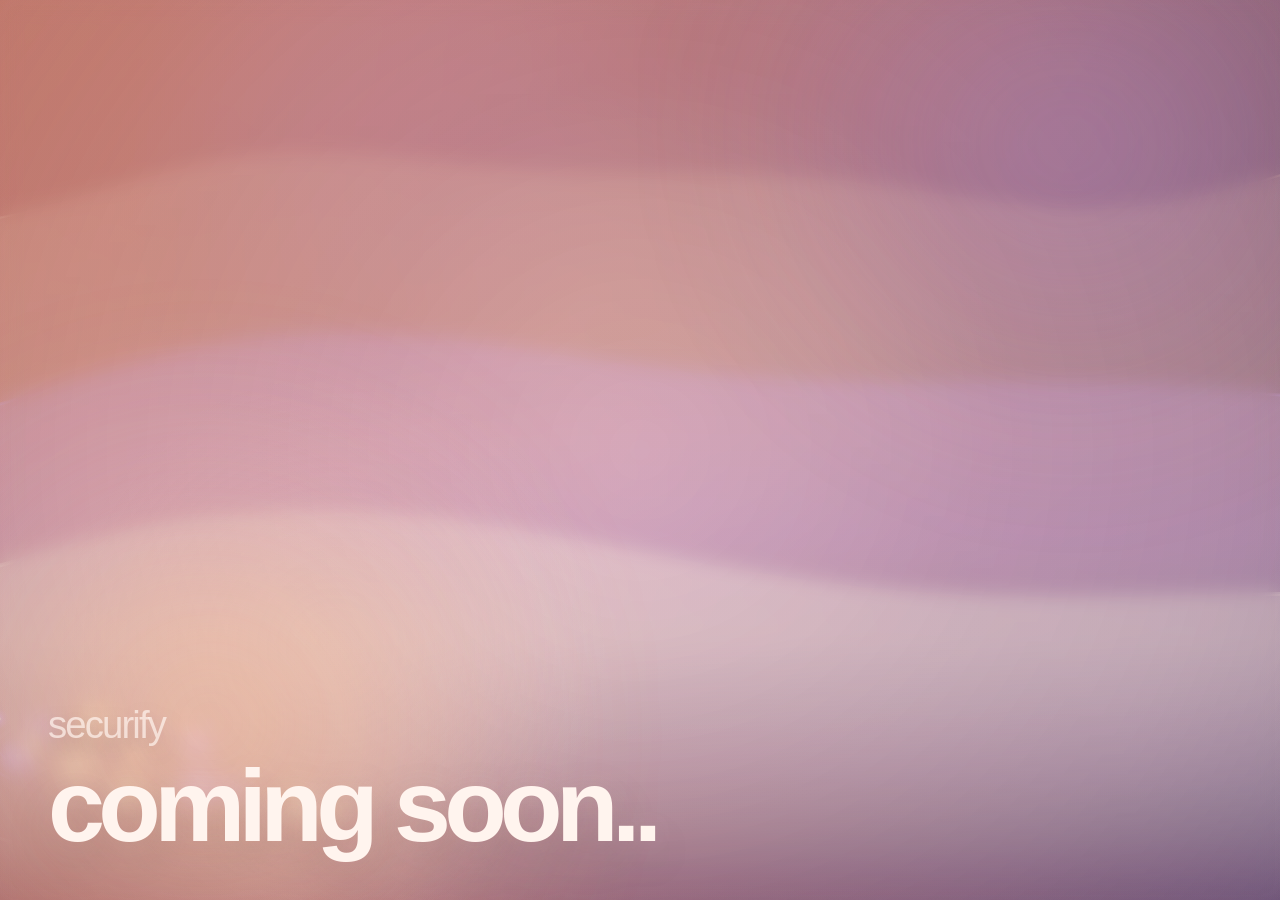
<file: index.html>
<!DOCTYPE html>
<html lang="en">
  <head>
    <meta charset="UTF-8" />
    <meta name="viewport" content="width=device-width, initial-scale=1.0" />
    <title>securify</title>
    <meta
      name="description"
      content="Securify is building the AI-native defense layer for a world under constant attack."
    />
    <link rel="icon" type="image/svg+xml" href="./favicon.svg" />
    <link rel="stylesheet" href="./styles.css" />
  </head>
  <body>
    <main class="hero" aria-label="securify coming soon page">
      <canvas class="hero__video" id="hero-video" aria-hidden="true"></canvas>
      <div class="hero__veil" aria-hidden="true"></div>
      <div class="hero__glow hero__glow--left" aria-hidden="true"></div>
      <div class="hero__glow hero__glow--right" aria-hidden="true"></div>

      <section class="hero__content">
        <p class="hero__eyebrow">securify</p>
        <h1>coming soon..</h1>
      </section>
    </main>

    <script src="./script.js"></script>
  </body>
</html>
</file>
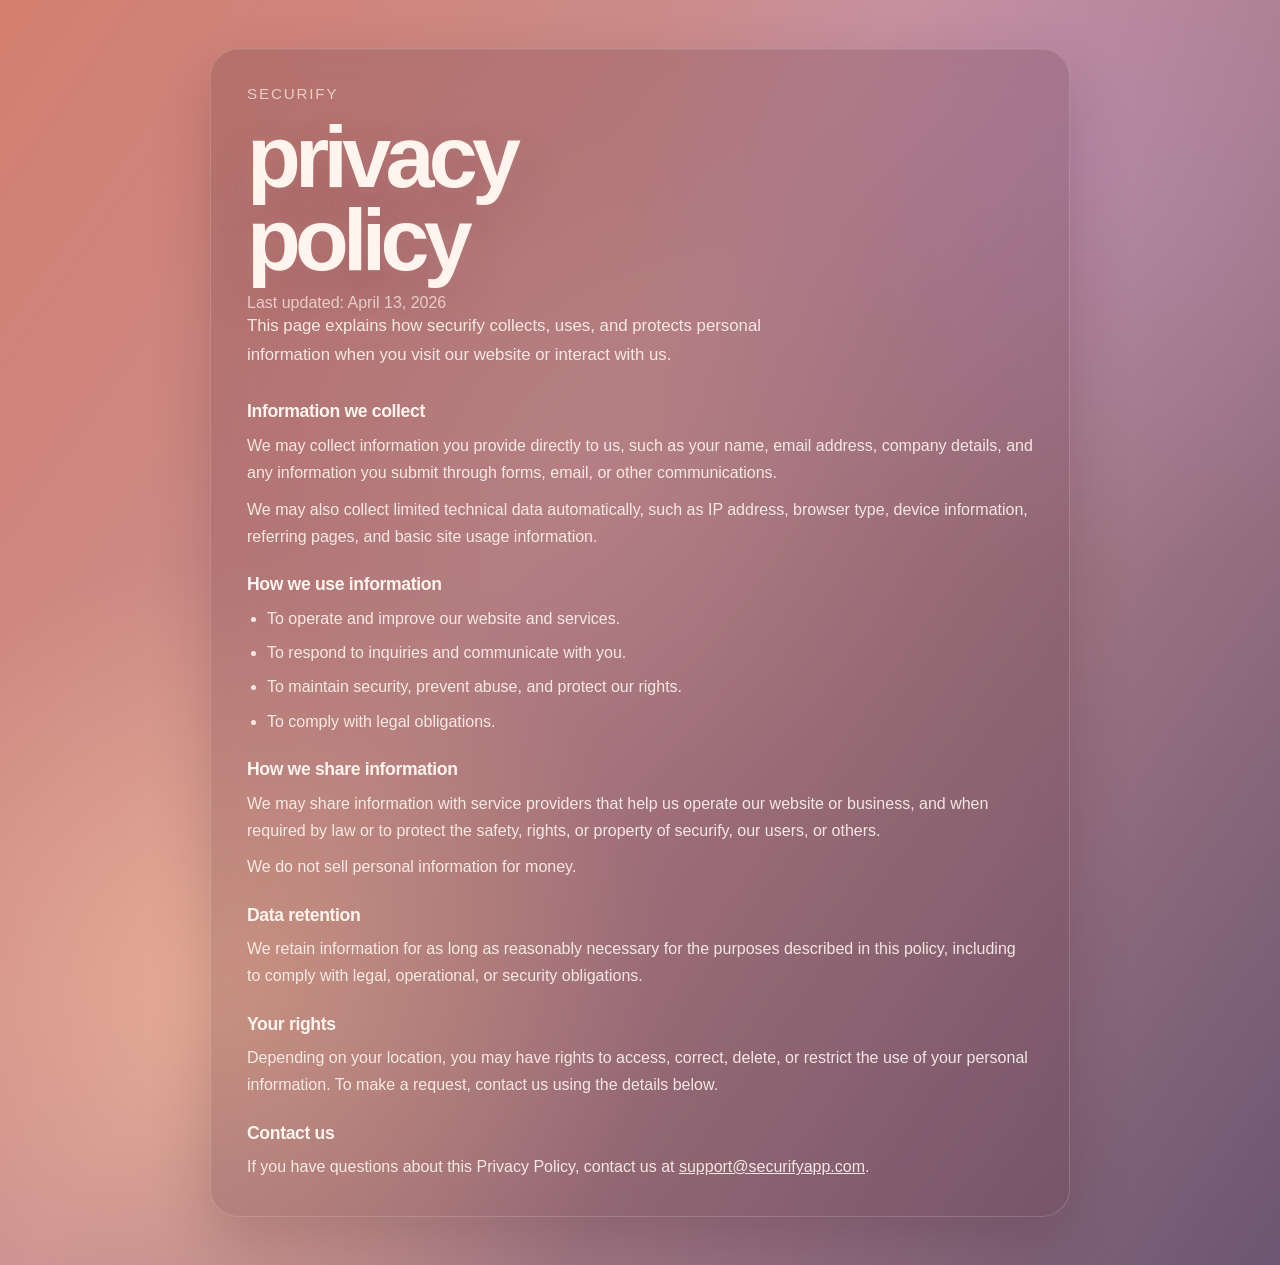
<file: privacy-policy/index.html>
<!DOCTYPE html>
<html lang="en">
  <head>
    <meta charset="UTF-8" />
    <meta name="viewport" content="width=device-width, initial-scale=1.0" />
    <title>Privacy Policy | securify</title>
    <meta
      name="description"
      content="Privacy Policy for securify."
    />
    <link rel="icon" type="image/svg+xml" href="/favicon.svg" />
    <link rel="stylesheet" href="/styles.css" />
  </head>
  <body class="page--policy">
    <main class="policy-page">
      <article class="policy-card" aria-labelledby="privacy-policy-title">
        <p class="policy-eyebrow">securify</p>
        <h1 id="privacy-policy-title">privacy policy</h1>
        <p class="policy-meta">Last updated: April 13, 2026</p>
        <p class="policy-intro">
          This page explains how securify collects, uses, and protects personal
          information when you visit our website or interact with us.
        </p>

        <div class="policy-content">
          <section aria-labelledby="information-we-collect">
            <h2 id="information-we-collect">Information we collect</h2>
            <p>
              We may collect information you provide directly to us, such as
              your name, email address, company details, and any information you
              submit through forms, email, or other communications.
            </p>
            <p>
              We may also collect limited technical data automatically, such as
              IP address, browser type, device information, referring pages, and
              basic site usage information.
            </p>
          </section>

          <section aria-labelledby="how-we-use-information">
            <h2 id="how-we-use-information">How we use information</h2>
            <ul>
              <li>To operate and improve our website and services.</li>
              <li>To respond to inquiries and communicate with you.</li>
              <li>To maintain security, prevent abuse, and protect our rights.</li>
              <li>To comply with legal obligations.</li>
            </ul>
          </section>

          <section aria-labelledby="sharing">
            <h2 id="sharing">How we share information</h2>
            <p>
              We may share information with service providers that help us
              operate our website or business, and when required by law or to
              protect the safety, rights, or property of securify, our users, or
              others.
            </p>
            <p>
              We do not sell personal information for money.
            </p>
          </section>

          <section aria-labelledby="retention">
            <h2 id="retention">Data retention</h2>
            <p>
              We retain information for as long as reasonably necessary for the
              purposes described in this policy, including to comply with legal,
              operational, or security obligations.
            </p>
          </section>

          <section aria-labelledby="your-rights">
            <h2 id="your-rights">Your rights</h2>
            <p>
              Depending on your location, you may have rights to access,
              correct, delete, or restrict the use of your personal information.
              To make a request, contact us using the details below.
            </p>
          </section>

          <section aria-labelledby="contact-us">
            <h2 id="contact-us">Contact us</h2>
            <p>
              If you have questions about this Privacy Policy, contact us at
              <a class="policy-link" href="mailto:support@securifyapp.com">support@securifyapp.com</a>.
            </p>
          </section>
        </div>
      </article>
    </main>
  </body>
</html>
</file>
<file: styles.css>
:root {
  --bg: #6c5671;
  --bg-deep: #d37f6f;
  --bg-soft: #c98f92;
  --bg-lilac: #8e6da7;
  --text: #fff4ee;
  --muted: rgba(255, 244, 238, 0.7);
  --shadow: rgba(74, 33, 43, 0.22);
}

* {
  box-sizing: border-box;
}

html,
body {
  margin: 0;
  min-height: 100%;
}

body {
  overflow: hidden;
  background:
    radial-gradient(circle at 18% 78%, rgba(255, 198, 151, 0.54), transparent 30%),
    radial-gradient(circle at 83% 12%, rgba(187, 150, 225, 0.32), transparent 28%),
    radial-gradient(circle at 48% 38%, rgba(255, 223, 211, 0.12), transparent 34%),
    linear-gradient(125deg, var(--bg-deep) 0%, var(--bg-soft) 42%, var(--bg) 100%);
  color: var(--text);
  font-family: "Avenir Next", "Segoe UI", "Helvetica Neue", sans-serif;
}

body.page--policy {
  overflow-x: hidden;
  overflow-y: auto;
}

.hero {
  position: relative;
  display: grid;
  place-items: center;
  min-height: 100vh;
  min-height: 100dvh;
  isolation: isolate;
}

.hero__video,
.hero__veil,
.hero__glow {
  position: absolute;
  inset: 0;
}

.hero__video {
  width: 100%;
  height: 100%;
  opacity: 0.98;
}

.hero__veil {
  background:
    radial-gradient(circle at 26% 72%, rgba(255, 208, 170, 0.12), transparent 24%),
    linear-gradient(180deg, rgba(255, 247, 243, 0.03), rgba(103, 61, 77, 0.04)),
    radial-gradient(circle at center, rgba(255, 255, 255, 0.01), rgba(84, 47, 60, 0.12) 72%, rgba(60, 29, 41, 0.18) 100%);
  backdrop-filter: blur(10px);
}

.hero__glow {
  filter: blur(110px);
  opacity: 0.88;
  pointer-events: none;
  animation: glow-float 16s ease-in-out infinite;
}

.hero__glow--left {
  background: radial-gradient(circle at 16% 82%, rgba(255, 194, 143, 0.78), transparent 24%);
  animation-duration: 13s;
}

.hero__glow--right {
  background: radial-gradient(circle at 84% 12%, rgba(180, 145, 224, 0.48), transparent 24%);
  animation-duration: 18s;
  animation-direction: reverse;
}

.hero::after {
  content: "";
  position: absolute;
  inset: 0;
  background-image:
    linear-gradient(rgba(255, 255, 255, 0.028) 1px, transparent 1px),
    linear-gradient(90deg, rgba(255, 255, 255, 0.022) 1px, transparent 1px);
  background-size: 120px 120px;
  mix-blend-mode: soft-light;
  opacity: 0.1;
  pointer-events: none;
  animation: grid-drift 24s linear infinite;
}

.hero__content {
  position: relative;
  z-index: 1;
  display: grid;
  gap: 0.8rem;
  justify-items: start;
  text-align: left;
  width: min(100%, 1280px);
  padding: 3rem;
  align-self: end;
  animation: content-drift 8s ease-in-out infinite;
}

.hero__eyebrow {
  margin: 0;
  letter-spacing: -0.05em;
  text-transform: lowercase;
  font-size: clamp(1.9rem, 3vw, 3.1rem);
  font-weight: 400;
  color: var(--muted);
  text-shadow: 0 10px 30px var(--shadow);
}

h1 {
  margin: 0;
  font-size: clamp(3.8rem, 8vw, 8rem);
  line-height: 0.9;
  font-weight: 600;
  letter-spacing: -0.065em;
  text-transform: lowercase;
  max-width: 100%;
  overflow-wrap: break-word;
  text-wrap: balance;
  text-shadow:
    0 0 22px rgba(255, 241, 233, 0.08),
    0 16px 48px rgba(72, 28, 39, 0.18);
}

.policy-page {
  position: relative;
  min-height: 100vh;
  min-height: 100dvh;
  padding: 3rem 1.5rem;
}

.policy-page::before {
  content: "";
  position: fixed;
  inset: 0;
  background-image:
    linear-gradient(rgba(255, 255, 255, 0.028) 1px, transparent 1px),
    linear-gradient(90deg, rgba(255, 255, 255, 0.022) 1px, transparent 1px);
  background-size: 120px 120px;
  mix-blend-mode: soft-light;
  opacity: 0.08;
  pointer-events: none;
}

.policy-card {
  position: relative;
  z-index: 1;
  width: min(100%, 860px);
  margin: 0 auto;
  padding: 2.25rem;
  border: 1px solid rgba(255, 244, 238, 0.18);
  border-radius: 28px;
  background: rgba(91, 48, 62, 0.22);
  box-shadow:
    0 24px 60px rgba(55, 20, 31, 0.2),
    inset 0 1px 0 rgba(255, 255, 255, 0.08);
  backdrop-filter: blur(18px);
}

.policy-eyebrow,
.policy-meta {
  margin: 0;
  color: var(--muted);
}

.policy-eyebrow {
  font-size: 0.95rem;
  letter-spacing: 0.12em;
  text-transform: uppercase;
}

.policy-card h1 {
  margin-top: 0.8rem;
  margin-bottom: 0.75rem;
  font-size: clamp(2.5rem, 8vw, 5.5rem);
  line-height: 0.95;
  max-width: 10ch;
}

.policy-intro {
  margin: 0 0 2rem;
  max-width: 58ch;
  font-size: 1.05rem;
  line-height: 1.7;
  color: rgba(255, 244, 238, 0.9);
}

.policy-content {
  display: grid;
  gap: 1.5rem;
}

.policy-content section {
  display: grid;
  gap: 0.6rem;
}

.policy-content h2 {
  margin: 0;
  font-size: 1.1rem;
  letter-spacing: -0.02em;
}

.policy-content p,
.policy-content li {
  margin: 0;
  font-size: 1rem;
  line-height: 1.7;
  color: rgba(255, 244, 238, 0.9);
}

.policy-content ul {
  margin: 0;
  padding-left: 1.25rem;
  display: grid;
  gap: 0.45rem;
}

.policy-link {
  color: inherit;
}

.policy-link:hover {
  color: #ffffff;
}

@keyframes content-drift {
  0%,
  100% {
    transform: translate3d(0, 0, 0);
  }

  50% {
    transform: translate3d(0, -8px, 0);
  }
}

@keyframes glow-float {
  0%,
  100% {
    transform: translate3d(0, 0, 0) scale(1);
  }

  50% {
    transform: translate3d(2.5%, -2.5%, 0) scale(1.08);
  }
}

@keyframes grid-drift {
  0% {
    transform: translate3d(0, 0, 0);
  }

  100% {
    transform: translate3d(-40px, -30px, 0);
  }
}

@media (max-width: 640px) {
  body {
    overflow: hidden;
  }

  body.page--policy {
    overflow-y: auto;
  }

  .hero__content {
    width: 100%;
    max-width: 100%;
    gap: 0.65rem;
    justify-items: center;
    text-align: center;
    align-self: center;
    padding:
      calc(1.5rem + env(safe-area-inset-top))
      1.1rem
      calc(1.5rem + env(safe-area-inset-bottom));
    animation: none;
  }

  .hero__eyebrow {
    font-size: clamp(1.1rem, 6vw, 1.45rem);
    line-height: 1.02;
  }

  h1 {
    max-width: 9ch;
    font-size: clamp(1.9rem, 11vw, 2.7rem);
    line-height: 0.96;
    letter-spacing: -0.03em;
  }

  .policy-page {
    padding:
      calc(1.25rem + env(safe-area-inset-top))
      1rem
      calc(1.5rem + env(safe-area-inset-bottom));
  }

  .policy-card {
    padding: 1.35rem;
    border-radius: 22px;
  }

  .policy-card h1 {
    max-width: none;
    margin-bottom: 0.85rem;
    font-size: clamp(2rem, 13vw, 3rem);
    line-height: 0.95;
    letter-spacing: -0.04em;
  }

  .policy-intro,
  .policy-content p,
  .policy-content li {
    font-size: 0.98rem;
  }
}
</file>
